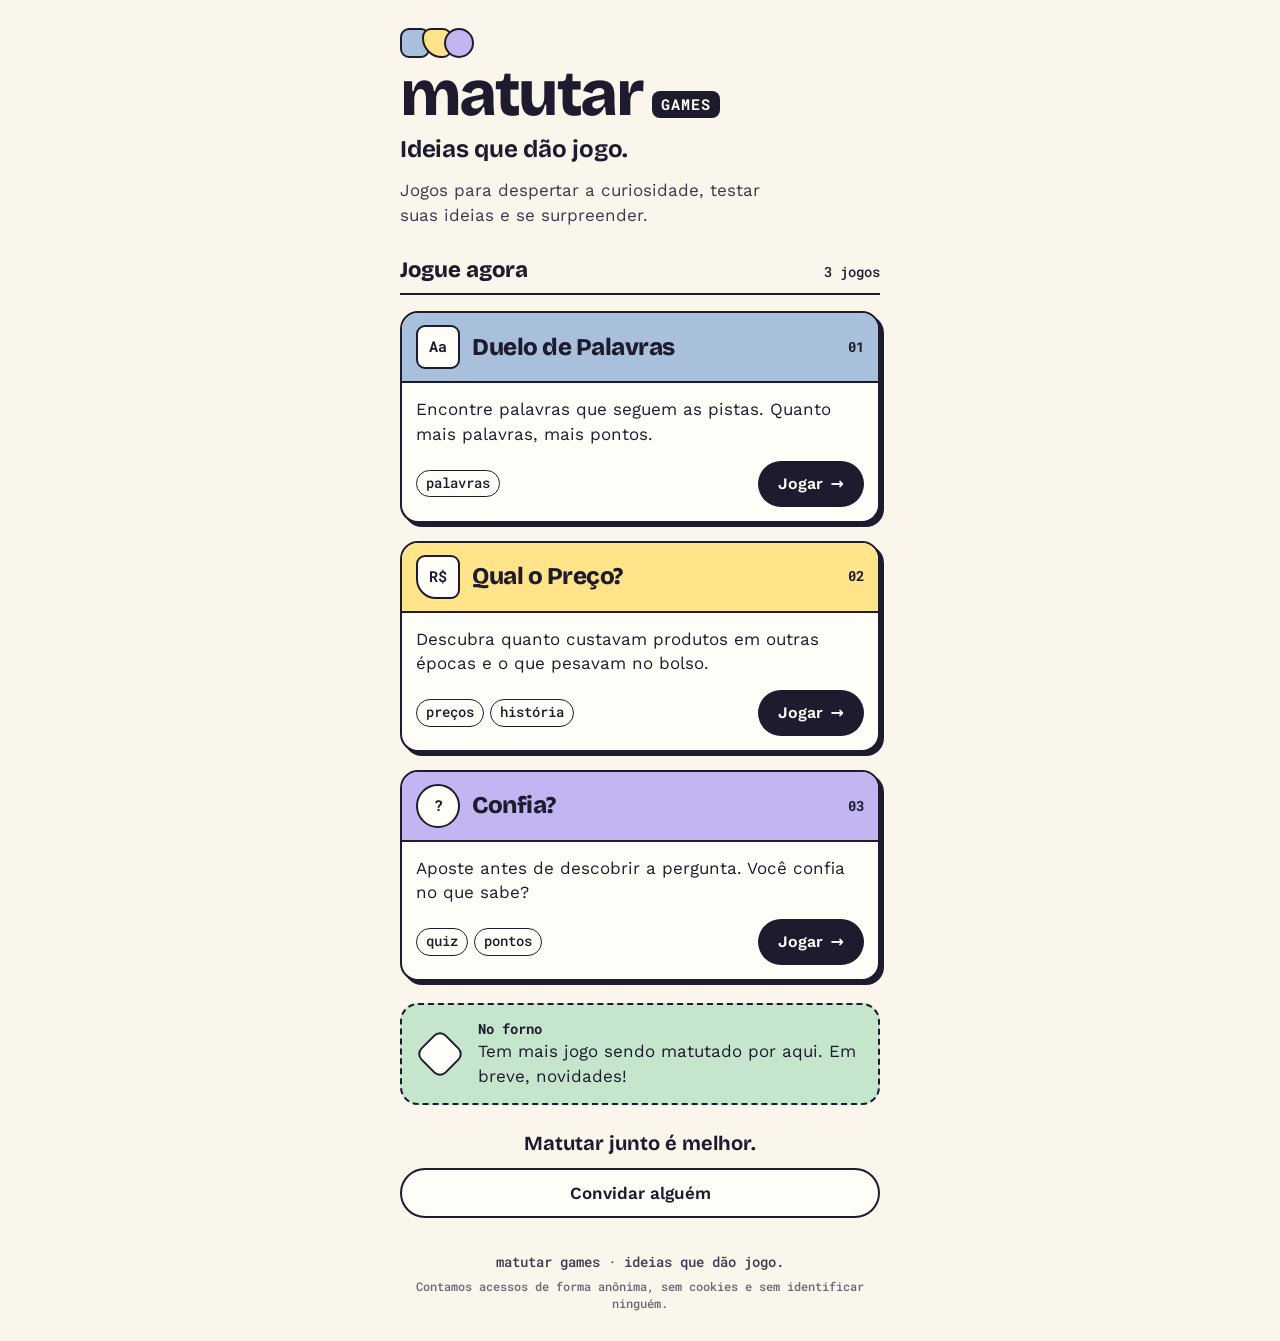
<file: index.html>
<!doctype html>
<html lang="pt-BR">
<head>
<meta charset="utf-8">
<meta name="viewport" content="width=device-width,initial-scale=1,viewport-fit=cover">
<meta name="theme-color" content="#FBF6EC">
<title>Matutar Games • Ideias que dão jogo.</title>
<meta name="description" content="Jogos para despertar a curiosidade, testar suas ideias e se surpreender. Duelo de Palavras, Qual o Preço? e Confia?.">
<meta property="og:title" content="Matutar Games">
<meta property="og:description" content="Ideias que dão jogo. Jogos para despertar a curiosidade, testar suas ideias e se surpreender.">
<meta property="og:type" content="website">
<link rel="canonical" href="https://matutargames.com.br/">
<meta property="og:url" content="https://matutargames.com.br/">
<meta property="og:site_name" content="Matutar Games">
<meta property="og:locale" content="pt_BR">
<meta property="og:image" content="https://matutargames.com.br/img/og.png">
<meta property="og:image:width" content="1200">
<meta property="og:image:height" content="630">
<meta property="og:image:alt" content="Matutar Games. Ideias que dão jogo. Duelo de Palavras, Qual o Preço? e Confia?">
<meta name="twitter:card" content="summary_large_image">
<link rel="icon" href="img/favicon.svg" type="image/svg+xml">
<link rel="icon" href="img/favicon-32.png" type="image/png" sizes="32x32">
<link rel="apple-touch-icon" href="img/apple-touch-icon.png">
<link rel="preload" href="matutar-ui/fontes/bricolage-grotesque-latin-800-normal.woff2" as="font" type="font/woff2" crossorigin>
<link rel="preload" href="matutar-ui/fontes/work-sans-latin-400-normal.woff2" as="font" type="font/woff2" crossorigin>
<link rel="stylesheet" href="matutar-ui/matutar-ui.css?v=1.0.0">
<link rel="stylesheet" href="css/home.css?v=4">
</head>
<body>
<a class="pular" href="#jogos">Pular para os jogos</a>

<header class="topo">
  <h1 class="marca" aria-label="Matutar Games">
    <span class="pecas" aria-hidden="true"><i class="p p-duelo"></i><i class="p p-qop"></i><i class="p p-confia"></i></span>
    <span class="wordmark" aria-hidden="true"><span class="matutar">matutar</span><span class="games">GAMES</span></span>
  </h1>
  <p class="slogan">Ideias que dão jogo.</p>
  <p class="intro">Jogos para despertar a curiosidade, testar suas ideias e se surpreender.</p>
</header>

<main id="jogos">
  <div class="secao-titulo">
    <h2>Jogue agora</h2>
    <span class="mono">3 jogos</span>
  </div>

  <ul class="jogos">
    <li class="card c-duelo">
      <div class="faixa">
        <span class="p p-duelo peca" aria-hidden="true">Aa</span>
        <h3>Duelo de Palavras</h3>
        <span class="num" aria-hidden="true">01</span>
      </div>
      <div class="corpo">
        <p>Encontre palavras que seguem as pistas. Quanto mais palavras, mais pontos.</p>
        <div class="pe">
          <ul class="tags" aria-label="Categorias"><li>palavras</li></ul>
          <a class="jogar" href="/duelo/" aria-label="Jogar Duelo de Palavras">Jogar <span aria-hidden="true">→</span></a>
        </div>
      </div>
    </li>

    <li class="card c-qop">
      <div class="faixa">
        <span class="p p-qop peca" aria-hidden="true">R$</span>
        <h3>Qual o Preço?</h3>
        <span class="num" aria-hidden="true">02</span>
      </div>
      <div class="corpo">
        <p>Descubra quanto custavam produtos em outras épocas e o que pesavam no bolso.</p>
        <div class="pe">
          <ul class="tags" aria-label="Categorias"><li>preços</li><li>história</li></ul>
          <a class="jogar" href="/preco/" aria-label="Jogar Qual o Preço?">Jogar <span aria-hidden="true">→</span></a>
        </div>
      </div>
    </li>

    <li class="card c-confia">
      <div class="faixa">
        <span class="p p-confia peca" aria-hidden="true">?</span>
        <h3>Confia?</h3>
        <span class="num" aria-hidden="true">03</span>
      </div>
      <div class="corpo">
        <p>Aposte antes de descobrir a pergunta. Você confia no que sabe?</p>
        <div class="pe">
          <ul class="tags" aria-label="Categorias"><li>quiz</li><li>pontos</li></ul>
          <a class="jogar" href="/confia/" aria-label="Jogar Confia?">Jogar <span aria-hidden="true">→</span></a>
        </div>
      </div>
    </li>
  </ul>

  <section class="forno" aria-labelledby="forno">
    <span class="p p-forno" aria-hidden="true"></span>
    <div>
      <h2 id="forno" class="mono">No forno</h2>
      <p>Tem mais jogo sendo matutado por aqui. Em breve, novidades!</p>
    </div>
  </section>

  <div class="convite">
    <p>Matutar junto é melhor.</p>
    <button class="btn-claro" type="button" id="compartilhar">Convidar alguém</button>
    <p class="status" id="status" role="status"></p>
  </div>
</main>

<footer class="rodape mono">
  <p>matutar games · ideias que dão jogo.</p>
  <p class="rodape-privacidade">Contamos acessos de forma anônima, sem cookies e sem identificar ninguém.</p>
</footer>
<script src="medir.js?v=1"></script>
<script type="module" src="js/home.js?v=4"></script>
</body>
</html>
</file>
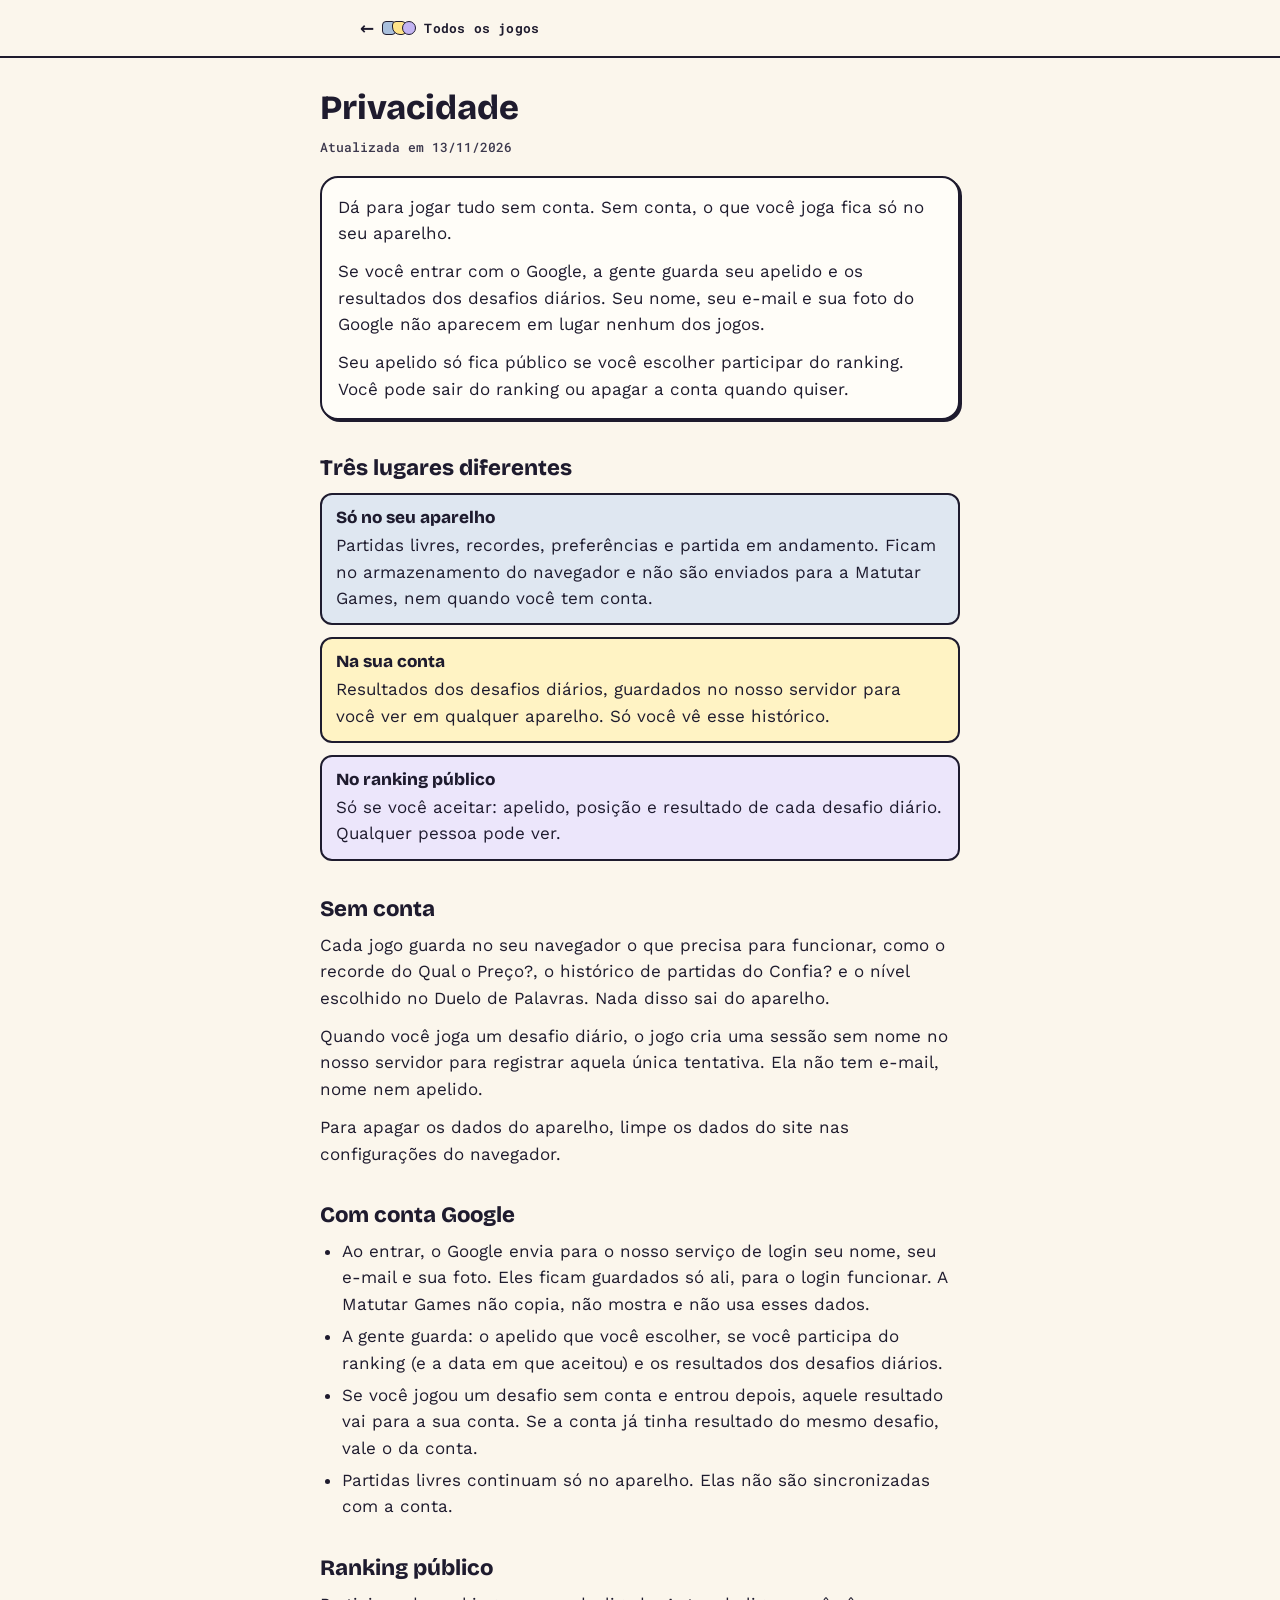
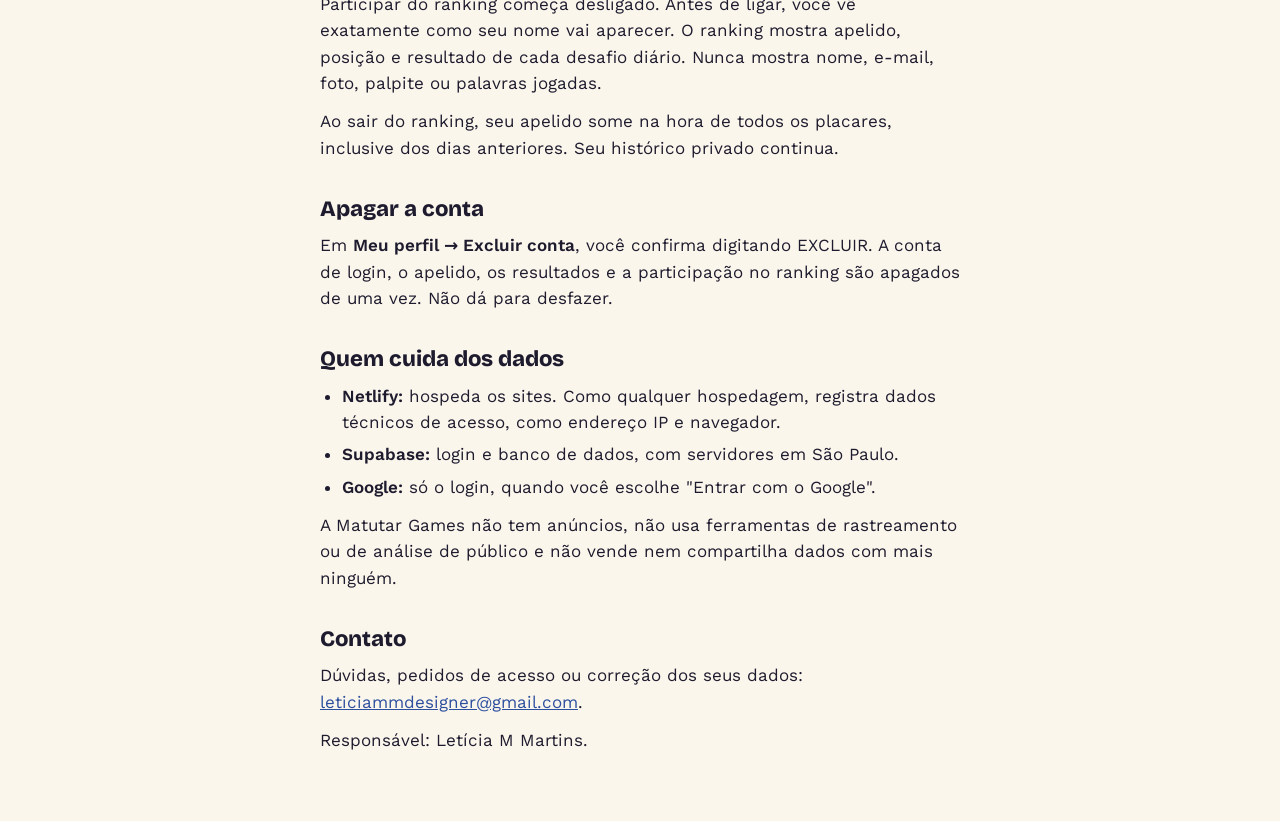
<file: privacidade/index.html>
<!doctype html>
<html lang="pt-BR">
<head>
<meta charset="utf-8">
<meta name="viewport" content="width=device-width,initial-scale=1,viewport-fit=cover">
<title>Privacidade · Matutar Games</title>
<meta name="description" content="O que a Matutar Games guarda, onde guarda, o que fica público e como apagar.">
<meta name="robots" content="noindex">
<meta name="theme-color" content="#FBF6EC">
<link rel="icon" href="../img/favicon.svg" type="image/svg+xml">
<link rel="stylesheet" href="../matutar-ui/matutar-ui.css?v=1.0.0">
<style>
  [hidden]{display:none!important}
  body{margin:0;background:var(--mt-fundo);color:var(--mt-tinta);font:17px/1.55 var(--mt-texto)}
  main{max-width:640px;margin:0 auto;padding:24px var(--mt-gutter-d) 56px var(--mt-gutter-e)}
  h1{font:800 34px/1.05 var(--mt-titulo);margin:8px 0 12px;text-wrap:balance}
  h2{font:800 22px/1.15 var(--mt-titulo);margin:36px 0 10px}
  p,ul{margin:0 0 12px}
  ul{padding-left:22px}
  li{margin-bottom:6px}
  .data{font:500 13px var(--mt-mono);color:var(--mt-tinta-2);margin-bottom:20px}
  .resumo{border:var(--mt-traco);border-radius:var(--mt-raio);background:var(--mt-superficie);box-shadow:var(--mt-sombra-p);padding:16px}
  .resumo p:last-child{margin:0}
  .tres{display:grid;gap:12px;margin:12px 0}
  .tres div{border:var(--mt-traco);border-radius:var(--mt-raio-p);padding:12px 14px;background:var(--mt-superficie)}
  .tres b{display:block;font:800 17px var(--mt-titulo);margin-bottom:4px}
  .c1{background:var(--mt-duelo-claro)!important}.c2{background:var(--mt-preco-claro)!important}.c3{background:var(--mt-confia-claro)!important}
  .pendente{background:var(--mt-atencao-fundo);color:var(--mt-atencao);font-weight:600;padding:2px 6px;border-radius:6px}
  code{font:500 14px var(--mt-mono);background:var(--mt-superficie-2);padding:1px 5px;border-radius:5px;overflow-wrap:anywhere}
  a{color:var(--mt-foco)}
</style>
</head>
<body>
<nav class="mt-barra" aria-label="Matutar Games">
  <div class="mt-barra-dentro">
    <a class="mt-voltar" href="../"><span class="mt-seta" aria-hidden="true">←</span><span class="mt-pecas" aria-hidden="true"><i></i><i></i><i></i></span>Todos os jogos</a>
  </div>
</nav>
<main>
  <h1>Privacidade</h1>
  <p class="data">Atualizada em 13/11/2026</p>

  <div class="resumo">
    <p>Dá para jogar tudo sem conta. Sem conta, o que você joga fica só no seu aparelho.</p>
    <p>Se você entrar com o Google, a gente guarda seu apelido e os resultados dos desafios diários. Seu nome, seu e-mail e sua foto do Google não aparecem em lugar nenhum dos jogos.</p>
    <p>Seu apelido só fica público se você escolher participar do ranking. Você pode sair do ranking ou apagar a conta quando quiser.</p>
  </div>

  <h2>Três lugares diferentes</h2>
  <div class="tres">
    <div class="c1"><b>Só no seu aparelho</b>Partidas livres, recordes, preferências e partida em andamento. Ficam no armazenamento do navegador e não são enviados para a Matutar Games, nem quando você tem conta.</div>
    <div class="c2"><b>Na sua conta</b>Resultados dos desafios diários, guardados no nosso servidor para você ver em qualquer aparelho. Só você vê esse histórico.</div>
    <div class="c3"><b>No ranking público</b>Só se você aceitar: apelido, posição e resultado de cada desafio diário. Qualquer pessoa pode ver.</div>
  </div>

  <h2>Sem conta</h2>
  <p>Cada jogo guarda no seu navegador o que precisa para funcionar, como o recorde do Qual o Preço?, o histórico de partidas do Confia? e o nível escolhido no Duelo de Palavras. Nada disso sai do aparelho.</p>
  <p>Quando você joga um desafio diário, o jogo cria uma sessão sem nome no nosso servidor para registrar aquela única tentativa. Ela não tem e-mail, nome nem apelido.</p>
  <p>Para apagar os dados do aparelho, limpe os dados do site nas configurações do navegador.</p>

  <h2>Com conta Google</h2>
  <ul>
    <li>Ao entrar, o Google envia para o nosso serviço de login seu nome, seu e-mail e sua foto. Eles ficam guardados só ali, para o login funcionar. A Matutar Games não copia, não mostra e não usa esses dados.</li>
    <li>A gente guarda: o apelido que você escolher, se você participa do ranking (e a data em que aceitou) e os resultados dos desafios diários.</li>
    <li>Se você jogou um desafio sem conta e entrou depois, aquele resultado vai para a sua conta. Se a conta já tinha resultado do mesmo desafio, vale o da conta.</li>
    <li>Partidas livres continuam só no aparelho. Elas não são sincronizadas com a conta.</li>
  </ul>

  <h2>Ranking público</h2>
  <p>Participar do ranking começa desligado. Antes de ligar, você vê exatamente como seu nome vai aparecer. O ranking mostra apelido, posição e resultado de cada desafio diário. Nunca mostra nome, e-mail, foto, palpite ou palavras jogadas.</p>
  <p>Ao sair do ranking, seu apelido some na hora de todos os placares, inclusive dos dias anteriores. Seu histórico privado continua.</p>

  <h2>Apagar a conta</h2>
  <p>Em <b>Meu perfil → Excluir conta</b>, você confirma digitando EXCLUIR. A conta de login, o apelido, os resultados e a participação no ranking são apagados de uma vez. Não dá para desfazer.</p>

  <h2>Quem cuida dos dados</h2>
  <ul>
    <li><b>Netlify:</b> hospeda os sites. Como qualquer hospedagem, registra dados técnicos de acesso, como endereço IP e navegador.</li>
    <li><b>Supabase:</b> login e banco de dados, com servidores em São Paulo.</li>
    <li><b>Google:</b> só o login, quando você escolhe "Entrar com o Google".</li>
  </ul>
  <p>A Matutar Games não tem anúncios, não usa ferramentas de rastreamento ou de análise de público e não vende nem compartilha dados com mais ninguém.</p>

  <h2>Contato</h2>
  <p>Dúvidas, pedidos de acesso ou correção dos seus dados: <a href="mailto:leticiammdesigner@gmail.com">leticiammdesigner@gmail.com</a>.</p>
  <p>Responsável: Letícia M Martins.</p>
</main>
</body>
</html>
</file>
<file: matutar-ui/matutar-ui.css>
/* Matutar UI v1.0.0 · base visual compartilhada da Matutar Games.
 * Fonte de verdade: repositório matutar-games, pasta matutar-ui/. Os jogos guardam uma CÓPIA desta
 * pasta (sem dependência entre sites). Para atualizar um jogo: copiar a pasta inteira e subir a versão.
 * Tudo aqui usa prefixo mt- (tokens --mt-*, classes .mt-*) para não colidir com o CSS de cada jogo.
 */
@font-face{font-family:'Bricolage Grotesque';font-weight:700;font-display:swap;src:url(fontes/bricolage-grotesque-latin-700-normal.woff2) format('woff2')}
@font-face{font-family:'Bricolage Grotesque';font-weight:800;font-display:swap;src:url(fontes/bricolage-grotesque-latin-800-normal.woff2) format('woff2')}
@font-face{font-family:'Work Sans';font-weight:400;font-display:swap;src:url(fontes/work-sans-latin-400-normal.woff2) format('woff2')}
@font-face{font-family:'Work Sans';font-weight:600;font-display:swap;src:url(fontes/work-sans-latin-600-normal.woff2) format('woff2')}
@font-face{font-family:'Roboto Mono';font-weight:500;font-display:swap;src:url(fontes/roboto-mono-latin-500-normal.woff2) format('woff2')}
@font-face{font-family:'Roboto Mono';font-weight:700;font-display:swap;src:url(fontes/roboto-mono-latin-700-normal.woff2) format('woff2')}

:root{
  /* superfícies */
  --mt-fundo:#FBF6EC; --mt-superficie:#FFFDF8; --mt-superficie-2:#F2EBDD;
  /* texto e linha */
  --mt-tinta:#1E1B2E; --mt-tinta-2:#3C384D; --mt-linha:#1E1B2E;
  /* cor de cada jogo e da casa (pastel; texto sempre em --mt-tinta por cima) */
  --mt-duelo:#A9C0DC; --mt-preco:#FFE48A; --mt-confia:#C3B4F2; --mt-novidade:#C5E6CD; --mt-coral:#F2AE98;
  --mt-duelo-claro:#DFE7F1; --mt-preco-claro:#FFF3C4; --mt-confia-claro:#ECE6FB; --mt-novidade-claro:#E4F3E8; --mt-coral-claro:#FBE3DA;
  /* estados (texto escuro o bastante para 4,5:1 sobre as superfícies claras) */
  --mt-sucesso:#2F6B45; --mt-sucesso-fundo:#DDF0E2;
  --mt-erro:#A33A2A; --mt-erro-fundo:#FBE3DA;
  --mt-atencao:#7A5300; --mt-atencao-fundo:#FFF3C4;
  --mt-foco:#2C4F9E;
  /* tipografia */
  --mt-titulo:'Bricolage Grotesque','Work Sans',system-ui,sans-serif;
  --mt-texto:'Work Sans',system-ui,-apple-system,'Segoe UI',sans-serif;
  --mt-mono:'Roboto Mono','Courier New',monospace;
  /* forma */
  --mt-traco:2px solid var(--mt-linha); --mt-traco-fino:1.5px solid var(--mt-linha);
  --mt-sombra:4px 4px 0 var(--mt-linha); --mt-sombra-p:2px 2px 0 var(--mt-linha);
  --mt-raio:18px; --mt-raio-p:12px; --mt-pilula:999px;
  /* espaço (escala de 4) */
  --mt-e1:4px; --mt-e2:8px; --mt-e3:12px; --mt-e4:16px; --mt-e5:20px; --mt-e6:28px;
  --mt-toque:44px;
  --mt-gutter-e:max(16px,env(safe-area-inset-left,0px)); --mt-gutter-d:max(16px,env(safe-area-inset-right,0px));
}

/* ---------- cabeçalho compartilhado: "Todos os jogos" à esquerda, ações do jogo à direita */
.mt-barra{position:relative;z-index:20;width:100%;display:flex;align-items:center;justify-content:space-between;gap:var(--mt-e2);
  padding:max(6px,env(safe-area-inset-top,0px)) var(--mt-gutter-d) 6px var(--mt-gutter-e);
  background:var(--mt-fundo);border-bottom:var(--mt-traco);font-family:var(--mt-texto);color:var(--mt-tinta);box-sizing:border-box}
.mt-barra-dentro{width:100%;max-width:var(--mt-largura,560px);margin:0 auto;display:flex;align-items:center;justify-content:space-between;gap:var(--mt-e2)}
.mt-voltar{display:inline-flex;align-items:center;gap:8px;min-height:var(--mt-toque);padding:0 12px 0 8px;margin-left:-8px;border-radius:var(--mt-pilula);
  color:var(--mt-tinta);text-decoration:none;font-family:var(--mt-mono);font-weight:700;font-size:13px;letter-spacing:.2px;white-space:nowrap}
.mt-voltar:hover{background:var(--mt-superficie-2)}
.mt-voltar .mt-seta{font-family:var(--mt-texto);font-size:17px;line-height:1}
.mt-pecas{display:inline-flex}
.mt-pecas i{width:14px;height:14px;border:1.5px solid var(--mt-linha);font-style:normal;box-sizing:border-box}
.mt-pecas i+i{margin-left:-4px}
.mt-pecas i:nth-child(1){background:var(--mt-duelo);border-radius:4px}
.mt-pecas i:nth-child(2){background:var(--mt-preco);border-radius:4px 4px 4px 8px}
.mt-pecas i:nth-child(3){background:var(--mt-confia);border-radius:50%}
.mt-acoes{display:flex;align-items:center;gap:var(--mt-e2)}

/* ---------- botões */
.mt-btn{display:inline-flex;align-items:center;justify-content:center;gap:8px;min-height:46px;padding:0 20px;border-radius:var(--mt-pilula);
  border:2px solid var(--mt-tinta);background:var(--mt-tinta);color:var(--mt-superficie);font:600 16px/1 var(--mt-texto);text-decoration:none;cursor:pointer}
.mt-btn-claro{background:var(--mt-superficie);color:var(--mt-tinta)}
.mt-btn:active{transform:translate(1px,1px)}

/* ---------- foco visível único */
.mt-barra :focus-visible,.mt-aviso :focus-visible{outline:3px solid var(--mt-foco);outline-offset:3px}

/* ---------- aviso antes de sair de uma partida */
.mt-aviso{border:var(--mt-traco);border-radius:var(--mt-raio);box-shadow:var(--mt-sombra);background:var(--mt-superficie);color:var(--mt-tinta);
  padding:0;width:min(400px,calc(100vw - 32px));font-family:var(--mt-texto)}
.mt-aviso::backdrop{background:rgba(30,27,46,.55)}
.mt-aviso form{padding:var(--mt-e5);display:grid;gap:var(--mt-e3)}
.mt-aviso h2{margin:0;font-family:var(--mt-titulo);font-weight:800;font-size:24px;line-height:1.1}
.mt-aviso p{margin:0;font-size:17px;line-height:1.45;color:var(--mt-tinta-2)}
.mt-aviso .mt-btn{width:100%}

.mt-sr{position:absolute!important;width:1px;height:1px;overflow:hidden;clip:rect(0 0 0 0);white-space:nowrap}
@media (prefers-reduced-motion:reduce){.mt-btn:active{transform:none}}
/* celulares estreitos: as peças saem do link, o texto "Todos os jogos" fica */
@media (max-width:359px){.mt-voltar .mt-pecas{display:none}.mt-voltar{gap:6px;padding-right:8px}.mt-acoes{gap:4px}}
.mt-barra-dentro>*{min-width:0}
</file>
<file: css/home.css>
/* Matutar Games · home. Neobrutalismo limpo: fundo creme, cards claros, contorno 2px, sombra dura 4px. */

:root{
  /* tokens da Matutar UI (matutar-ui/matutar-ui.css), com os nomes curtos usados na home */
  --creme:var(--mt-fundo); --clarinho:var(--mt-superficie); --grafite:var(--mt-tinta); --grafite-2:var(--mt-tinta-2);
  --azul:var(--mt-duelo); --manteiga:var(--mt-preco); --lavanda:var(--mt-confia); --menta:var(--mt-novidade);
  --disp:var(--mt-titulo); --texto:var(--mt-texto); --mono:var(--mt-mono);
  --traco:var(--mt-traco); --sombra:var(--mt-sombra); --raio:var(--mt-raio);
  color-scheme:light;
}
*,*:before,*:after{box-sizing:border-box}
html{-webkit-text-size-adjust:100%}
body{margin:0;background:var(--creme);color:var(--grafite);font-family:var(--texto);font-size:17px;line-height:1.45;display:flex;flex-direction:column;align-items:center;min-height:100dvh}
h1,h2,h3,p,ul{margin:0}
ul{padding:0;list-style:none}
a{color:inherit}
.mono{font-family:var(--mono);font-weight:500}
:focus-visible{outline:3px solid var(--mt-foco);outline-offset:3px}
.pular{position:absolute;left:12px;top:-80px;z-index:10;background:var(--clarinho);border:var(--traco);border-radius:999px;padding:10px 16px;font-weight:600}
.pular:focus{top:12px}

.topo,main,.rodape{width:100%;max-width:520px;padding-left:max(20px,env(safe-area-inset-left,0px));padding-right:max(20px,env(safe-area-inset-right,0px))}

/* ---------- marca */
.topo{padding-block:max(28px,env(safe-area-inset-top,0px)) 28px;display:flex;flex-direction:column;gap:14px}
.marca{display:flex;flex-direction:column;gap:10px;font-weight:400}
.pecas{display:flex}
.pecas .p{width:30px;height:30px}
.pecas .p+.p{margin-left:-8px}
.wordmark{display:flex;align-items:flex-end;gap:10px;flex-wrap:wrap}
.matutar{font-family:var(--disp);font-weight:800;font-size:clamp(48px,16vw,64px);line-height:.82;letter-spacing:-.04em}
.games{font-family:var(--mono);font-weight:700;font-size:15px;letter-spacing:1px;line-height:1;padding:6px 9px;background:var(--grafite);color:var(--clarinho);border-radius:8px;margin-bottom:2px}
.slogan{font-family:var(--disp);font-weight:700;font-size:24px;line-height:1.15;letter-spacing:-.01em;margin-top:2px}
.intro{color:var(--grafite-2);max-width:34ch}

/* peças: a assinatura dos jogos */
.p{display:grid;place-items:center;border:var(--traco);font-style:normal}
.p-duelo{background:var(--azul);border-radius:9px}
.p-qop{background:var(--manteiga);border-radius:9px 9px 9px 20px}
.p-confia{background:var(--lavanda);border-radius:50%}

/* ---------- jogos */
main{flex:1;display:flex;flex-direction:column;gap:16px;padding-bottom:28px}
.secao-titulo{display:flex;justify-content:space-between;align-items:baseline;border-bottom:var(--traco);padding-bottom:6px}
.secao-titulo h2{font-family:var(--disp);font-weight:800;font-size:22px}
.secao-titulo span{font-size:14px}
.jogos{display:flex;flex-direction:column;gap:18px}
.card{background:var(--clarinho);border:var(--traco);border-radius:var(--raio);box-shadow:var(--sombra);overflow:hidden}
.faixa{display:flex;align-items:center;gap:12px;padding:12px 14px;border-bottom:var(--traco)}
.c-duelo .faixa{background:var(--azul)} .c-qop .faixa{background:var(--manteiga)} .c-confia .faixa{background:var(--lavanda)}
.peca{flex:none;width:44px;height:44px;background:var(--clarinho);font-family:var(--mono);font-weight:700;font-size:15px}
.faixa h3{flex:1;min-width:0;font-family:var(--disp);font-weight:800;font-size:24px;line-height:1.05;letter-spacing:-.02em}
.num{font-family:var(--mono);font-weight:700;font-size:14px}
.corpo{padding:14px;display:flex;flex-direction:column;gap:14px}
/* etiquetas à esquerda, botão à direita; se faltar espaço, o botão desce inteiro e as etiquetas não encolhem */
.pe{display:flex;flex-wrap:wrap;align-items:center;justify-content:space-between;gap:10px}
.tags{display:flex;flex-wrap:wrap;gap:6px}
.tags li{font-family:var(--mono);font-weight:500;font-size:13.5px;line-height:1;padding:6px 9px;border:1.5px solid var(--grafite);border-radius:999px;white-space:nowrap}
.jogar{flex:none;margin-left:auto;display:inline-flex;align-items:center;gap:8px;min-height:46px;padding:0 20px;border-radius:999px;background:var(--grafite);color:var(--clarinho);font-weight:600;font-size:16px;text-decoration:none;transition:transform .08s}
.jogar:active{transform:translate(1px,1px)}
.jogar-off{background:transparent;color:var(--grafite-2);border:1.5px dashed var(--grafite-2)}

.forno{display:flex;gap:16px;align-items:center;background:var(--menta);border:2px dashed var(--grafite);border-radius:var(--raio);padding:14px 16px;margin-top:6px}
.p-forno{flex:none;width:36px;height:36px;margin:4px;border-radius:9px;transform:rotate(45deg);background:var(--clarinho)}
.forno h2{font-size:14px;font-weight:700}

.convite{display:flex;flex-direction:column;gap:10px;text-align:center;margin-top:8px}
.convite>p:first-child{font-family:var(--disp);font-weight:700;font-size:20px}
.btn-claro{min-height:50px;border-radius:999px;border:var(--traco);background:var(--clarinho);color:var(--grafite);font:600 17px var(--texto);cursor:pointer}
.status{font-size:15px;font-weight:600}
.status:empty{display:none}

.rodape{padding-block:6px max(28px,env(safe-area-inset-bottom,0px));font-size:14px;color:var(--grafite-2);text-align:center}
.rodape p{margin:0}
.rodape-privacidade{margin-top:6px!important;font-size:12px;opacity:.75}

@media (prefers-reduced-motion:reduce){*{transition:none!important}}
</file>
